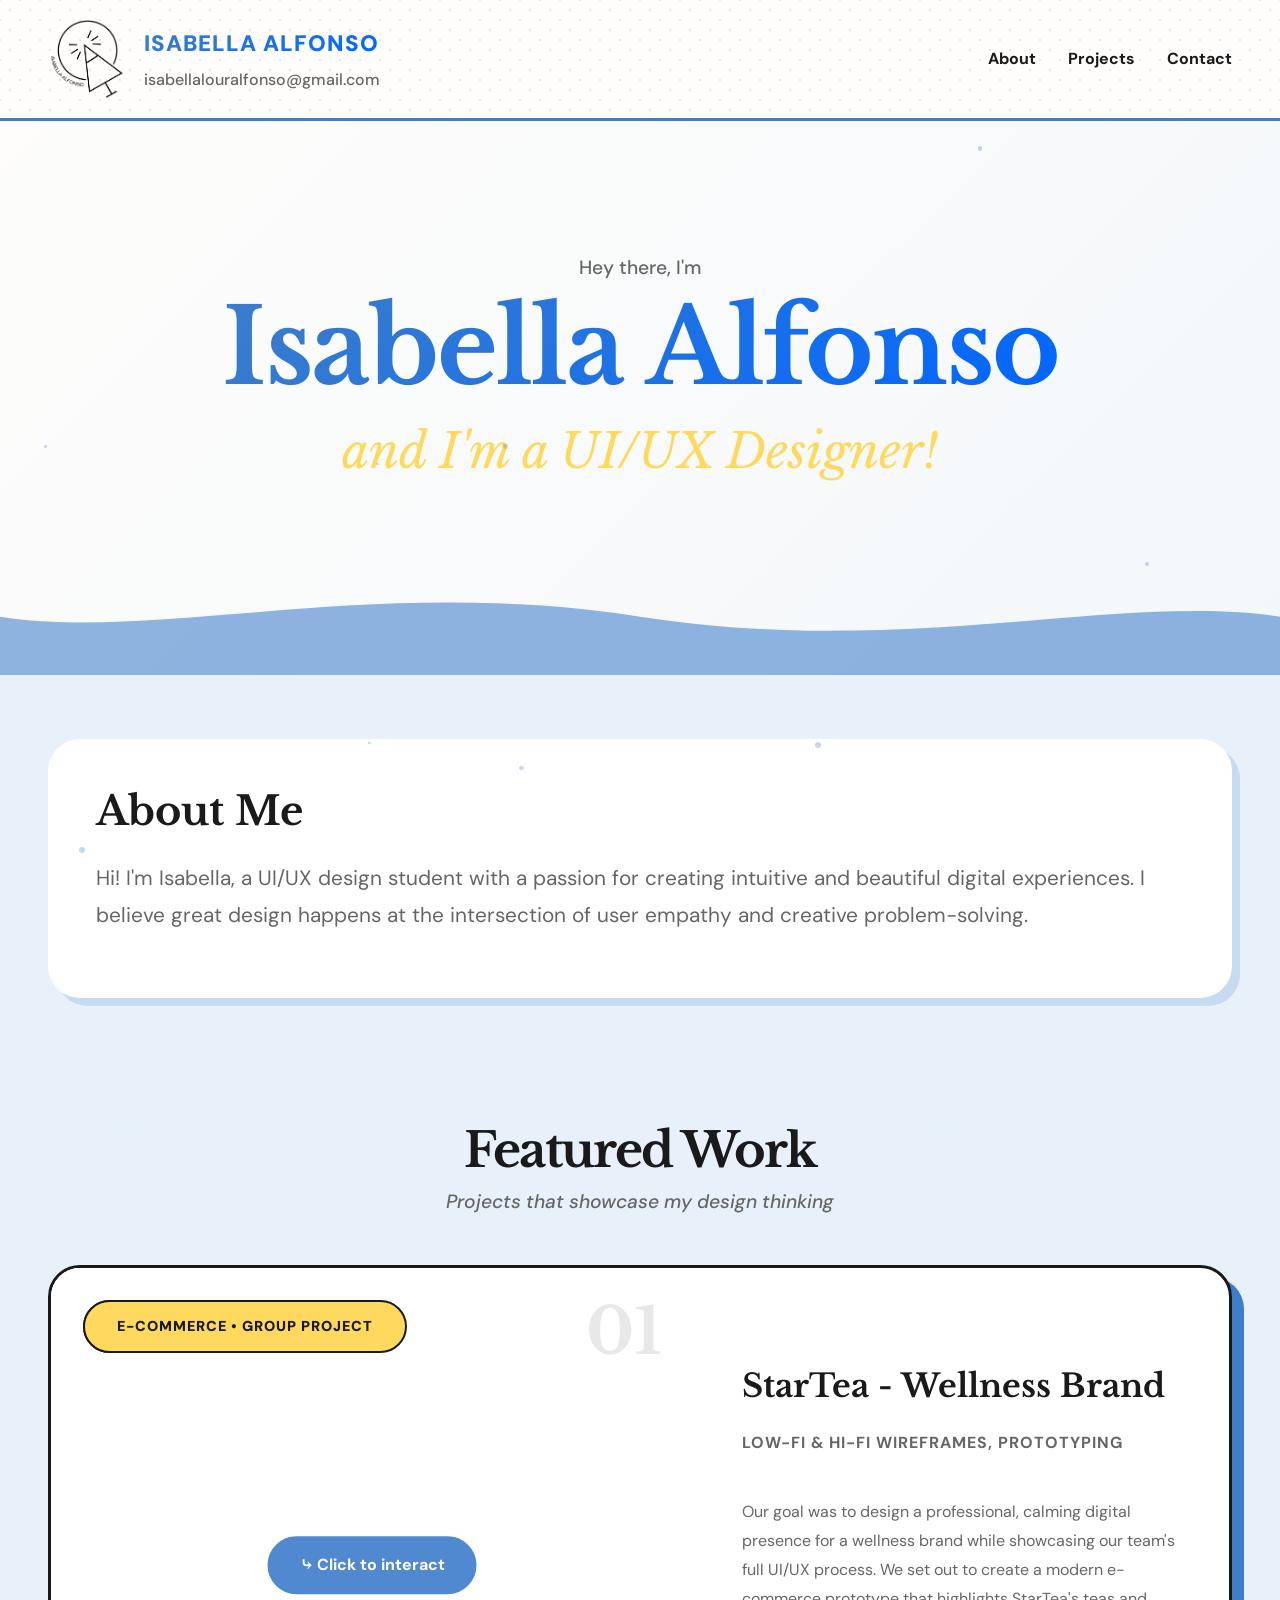
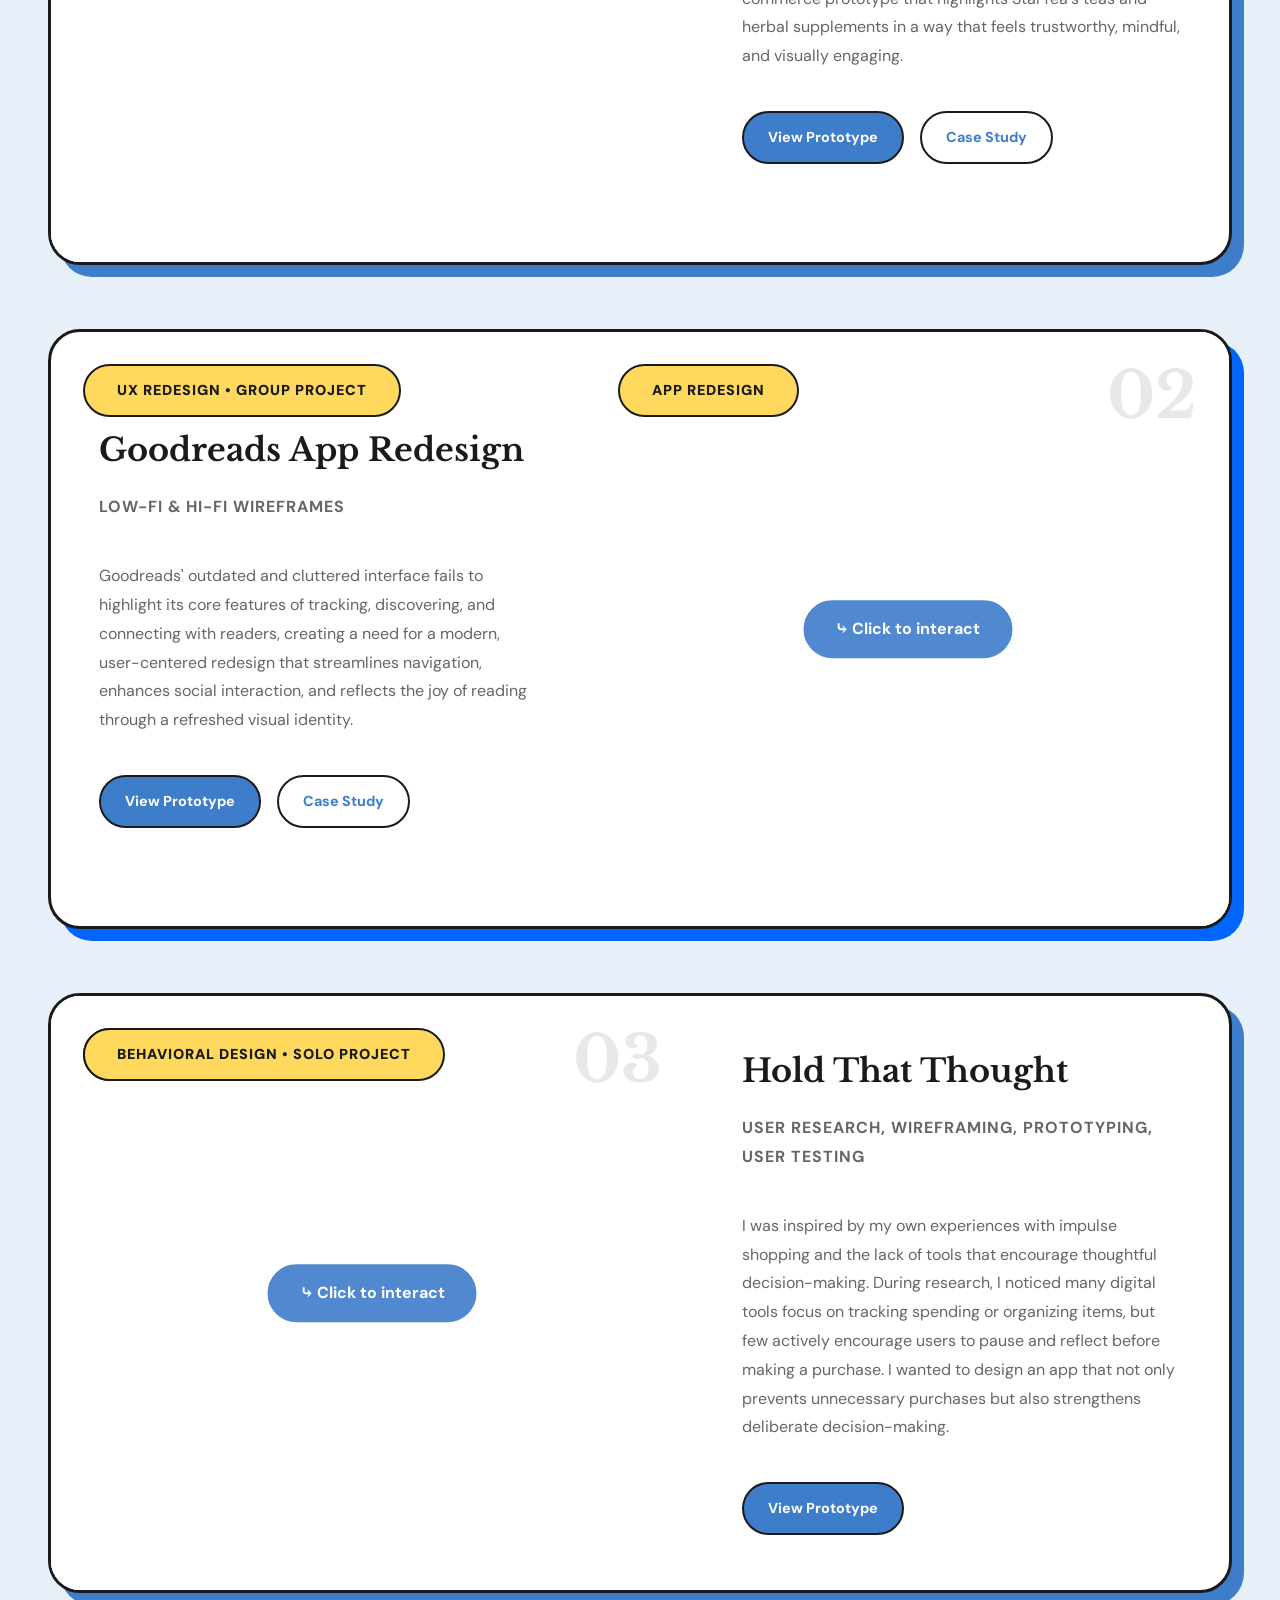
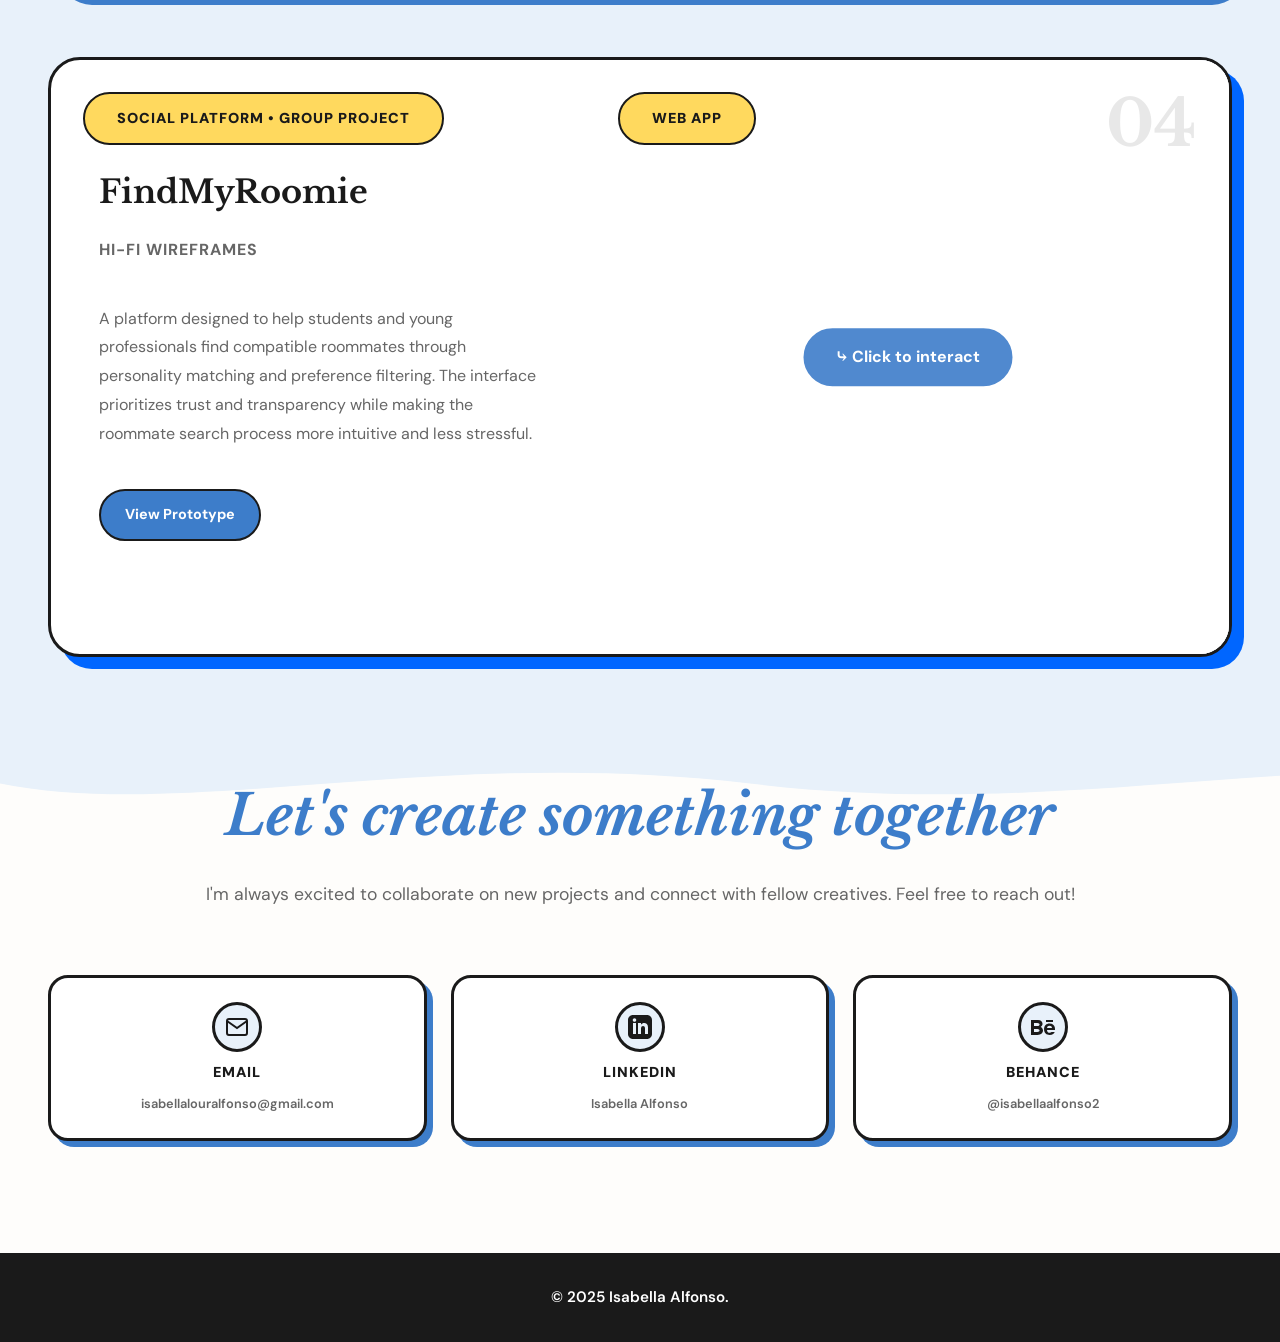
<file: index.html>
<!DOCTYPE html>
<html lang="en">

<head>
    <meta charset="UTF-8">
    <meta name="viewport" content="width=device-width, initial-scale=1.0">
    <title>Isabella Alfonso - UI/UX Designer</title>
    <link rel="preconnect" href="https://fonts.googleapis.com">
    <link rel="preconnect" href="https://fonts.gstatic.com" crossorigin>
    <link
        href="https://fonts.googleapis.com/css2?family=Libre+Baskerville:ital,wght@0,400;0,700;1,400&family=DM+Sans:wght@400;500;600;700&display=swap"
        rel="stylesheet">
    <link rel="stylesheet" href="styles.css">
</head>

<body>
    <nav>
        <div class="container">
            <div class="nav-left">
                <a href="#home" class="logo" aria-label="Isabella Alfonso Logo"></a>
                <div class="nav-info">
                    <span class="name">ISABELLA ALFONSO</span>
                    <div class="nav-contact">
                        <a href="mailto:isabellalouralfonso@gmail.com">isabellalouralfonso@gmail.com</a>
                    </div>
                </div>
            </div>
            <ul>
                <li><a href="#about">About</a></li>
                <li><a href="#projects">Projects</a></li>
                <li><a href="#contact">Contact</a></li>
            </ul>
        </div>
    </nav>

    <section id="home" class="hero">
        <div class="wave-decoration">
            <div class="wave"></div>
            <div class="wave"></div>
        </div>
        <div class="hero-content">
            <p class="small-text">Hey there, I'm</p>
            <h1>Isabella Alfonso</h1>
            <p class="tagline">and I'm a UI/UX Designer!</p>
        </div>
    </section>

    <section id="about" class="about-section">
        <div class="container">
            <div class="about-grid">
                <div class="about-card">
                    <h2>About Me</h2>
                    <p>Hi! I'm Isabella, a UI/UX design student with a passion for creating intuitive and beautiful
                        digital experiences. I believe great design happens at the intersection of user empathy and
                        creative problem-solving.</p>
                </div>
            </div>
        </div>
    </section>

    <section id="projects" class="projects-section">
        <div class="container">
            <div class="section-header">
                <h2 class="section-title">Featured Work</h2>
                <p class="section-subtitle">Projects that showcase my design thinking</p>
            </div>
            <div class="projects-grid">
                <div class="project-card">
                    <div class="project-image">
                        <span class="project-number">01</span>
                        <span class="project-tag">Mobile App</span>
                        <div class="prototype-overlay">
                            <span>⤷ Click to interact</span>
                        </div>
                        <iframe class="project-prototype"
                            src="https://www.figma.com/embed?embed_host=share&url=https://www.figma.com/proto/tesZsdQUWD0p7IYD3rt1K0/StarTea-Prototype?node-id=3464-260&t=DxZt1ldqryKaoIra-1"
                            allowfullscreen>
                        </iframe>
                    </div>
                    <div class="project-content">
                        <span class="project-tag">E-Commerce • Group Project</span>
                        <h3>StarTea - Wellness Brand</h3>
                        <p class="project-role">Low-fi & Hi-fi Wireframes, Prototyping</p>
                        <p>Our goal was to design a professional, calming digital presence for a wellness brand while
                            showcasing our team's full UI/UX process. We set out to create a modern e-commerce prototype
                            that highlights StarTea's teas and herbal supplements in a way that feels trustworthy,
                            mindful, and visually engaging.</p>
                        <div class="project-links">
                            <a href="https://www.figma.com/proto/tesZsdQUWD0p7IYD3rt1K0/StarTea-Prototype?node-id=3464-260&t=DxZt1ldqryKaoIra-1"
                                target="_blank" class="project-link">View Prototype</a>
                            <a href="https://www.behance.net/gallery/235886391/StarTea-Website-Design" target="_blank"
                                class="project-link secondary">Case Study</a>
                        </div>
                    </div>
                </div>

                <div class="project-card">
                    <div class="project-image">
                        <span class="project-number">02</span>
                        <span class="project-tag">App Redesign</span>
                        <div class="prototype-overlay">
                            <span>⤷ Click to interact</span>
                        </div>
                        <iframe class="project-prototype"
                            src="https://www.figma.com/embed?embed_host=share&url=https://www.figma.com/proto/zijQOHebjsT1D1TYrEpR2m/Goodreads-Redesign?node-id=130-280&starting-point-node-id=130%3A280&t=WlkC5fg7L0DICzUb-1"
                            allowfullscreen>
                        </iframe>
                    </div>
                    <div class="project-content">
                        <span class="project-tag">UX Redesign • Group Project</span>
                        <h3>Goodreads App Redesign</h3>
                        <p class="project-role">Low-fi & Hi-fi Wireframes</p>
                        <p>Goodreads' outdated and cluttered interface fails to highlight its core features of tracking,
                            discovering, and connecting with readers, creating a need for a modern, user-centered
                            redesign that streamlines navigation, enhances social interaction, and reflects the joy of
                            reading through a refreshed visual identity.</p>
                        <div class="project-links">
                            <a href="https://www.figma.com/proto/zijQOHebjsT1D1TYrEpR2m/Goodreads-Redesign?node-id=130-280&starting-point-node-id=130%3A280&t=WlkC5fg7L0DICzUb-1"
                                target="_blank" class="project-link">View Prototype</a>
                            <a href="https://www.figma.com/slides/cCjPf2lJn9EnpV3gEkYU5Y/GoodReads-App-Redesign?node-id=1-374&t=bODt1lW8WgYICPfp-1"
                                target="_blank" class="project-link secondary">Case Study</a>
                        </div>
                    </div>
                </div>

                <div class="project-card">
                    <div class="project-image">
                        <span class="project-number">03</span>
                        <span class="project-tag">Mobile App</span>
                        <div class="prototype-overlay">
                            <span>⤷ Click to interact</span>
                        </div>
                        <iframe class="project-prototype"
                            src="https://www.figma.com/embed?embed_host=share&url=https://www.figma.com/proto/msWcVIC5OyRprk8h4pft1J/Untitled?node-id=201-1447&p=f&m=draw&scaling=scale-down&content-scaling=fixed&page-id=201%3A917&starting-point-node-id=201%3A1447&t=2uoMza4y7HdbOIAU-1"
                            allowfullscreen>
                        </iframe>
                    </div>
                    <div class="project-content">
                        <span class="project-tag">Behavioral Design • Solo Project</span>
                        <h3>Hold That Thought</h3>
                        <p class="project-role">User Research, Wireframing, Prototyping, User Testing</p>
                        <p>I was inspired by my own experiences with impulse shopping and the lack of tools that
                            encourage thoughtful decision-making. During research, I noticed many digital tools focus on
                            tracking spending or organizing items, but few actively encourage users to pause and reflect
                            before making a purchase. I wanted to design an app that not only prevents unnecessary
                            purchases but also strengthens deliberate decision-making.</p>
                        <div class="project-links">
                            <a href="https://www.figma.com/proto/msWcVIC5OyRprk8h4pft1J/Untitled?node-id=201-1447&p=f&m=draw&scaling=scale-down&content-scaling=fixed&page-id=201%3A917&starting-point-node-id=201%3A1447&t=2uoMza4y7HdbOIAU-1"
                                target="_blank" class="project-link">View Prototype</a>
                        </div>
                    </div>
                </div>

                <div class="project-card">
                    <div class="project-image">
                        <span class="project-number">04</span>
                        <span class="project-tag">Web App</span>
                        <div class="prototype-overlay">
                            <span>⤷ Click to interact</span>
                        </div>
                        <iframe class="project-prototype"
                            src="https://www.figma.com/embed?embed_host=share&url=https://www.figma.com/proto/Vjy3LSTYUVbEObOqaxyEuz/DIG3124-Group-Project?node-id=1-3&p=f&t=7cQKwUZ6eZ2lU2q5-1&scaling=scale-down&content-scaling=fixed&page-id=0%3A1&starting-point-node-id=1%3A3"
                            allowfullscreen>
                        </iframe>
                    </div>
                    <div class="project-content">
                        <span class="project-tag">Social Platform • Group Project</span>
                        <h3>FindMyRoomie</h3>
                        <p class="project-role">Hi-fi Wireframes</p>
                        <p>A platform designed to help students and young professionals find compatible roommates
                            through personality matching and preference filtering. The interface prioritizes trust and
                            transparency while making the roommate search process more intuitive and less stressful.</p>
                        <div class="project-links">
                            <a href="https://www.figma.com/proto/Vjy3LSTYUVbEObOqaxyEuz/DIG3124-Group-Project?node-id=1-3&p=f&t=7cQKwUZ6eZ2lU2q5-1&scaling=scale-down&content-scaling=fixed&page-id=0%3A1&starting-point-node-id=1%3A3"
                                target="_blank" class="project-link">View Prototype</a>
                        </div>
                    </div>
                </div>
            </div>
        </div>
    </section>

    <section id="contact" class="contact-section">
        <div class="container">
            <div class="contact-wrapper">
                <h2>Let's create something together</h2>
                <p>I'm always excited to collaborate on new projects and connect with fellow creatives. Feel free to
                    reach out!</p>

                <div class="contact-grid">
                    <a href="mailto:isabellalouralfonso@gmail.com" class="contact-card">
                        <div class="contact-icon">
                            <svg viewBox="0 0 24 24" fill="none" stroke="currentColor" stroke-width="2">
                                <path d="M4 4h16c1.1 0 2 .9 2 2v12c0 1.1-.9 2-2 2H4c-1.1 0-2-.9-2-2V6c0-1.1.9-2 2-2z">
                                </path>
                                <polyline points="22,6 12,13 2,6"></polyline>
                            </svg>
                        </div>
                        <span class="contact-label">Email</span>
                        <span class="contact-detail">isabellalouralfonso@gmail.com</span>
                    </a>
                    <a href="https://www.linkedin.com/in/isabella-alfonso-015350304/" target="_blank"
                        class="contact-card">
                        <div class="contact-icon">
                            <svg viewBox="0 0 24 24" fill="currentColor">
                                <path
                                    d="M19 0h-14c-2.761 0-5 2.239-5 5v14c0 2.761 2.239 5 5 5h14c2.762 0 5-2.239 5-5v-14c0-2.761-2.238-5-5-5zm-11 19h-3v-11h3v11zm-1.5-12.268c-.966 0-1.75-.79-1.75-1.764s.784-1.764 1.75-1.764 1.75.79 1.75 1.764-.783 1.764-1.75 1.764zm13.5 12.268h-3v-5.604c0-3.368-4-3.113-4 0v5.604h-3v-11h3v1.765c1.396-2.586 7-2.777 7 2.476v6.759z" />
                            </svg>
                        </div>
                        <span class="contact-label">LinkedIn</span>
                        <span class="contact-detail">Isabella Alfonso</span>
                    </a>
                    <a href="https://www.behance.net/isabellaalfonso2" target="_blank" class="contact-card">
                        <div class="contact-icon">
                            <svg viewBox="0 0 24 24" fill="currentColor">
                                <path
                                    d="M22 7h-7v-2h7v2zm1.726 10c-.442 1.297-2.029 3-5.101 3-3.074 0-5.564-1.729-5.564-5.675 0-3.91 2.325-5.92 5.466-5.92 3.082 0 4.964 1.782 5.375 4.426.078.506.109 1.188.095 2.14h-8.027c.13 3.211 3.483 3.312 4.588 2.029h3.168zm-7.686-4h4.965c-.105-1.547-1.136-2.219-2.477-2.219-1.466 0-2.277.768-2.488 2.219zm-9.574 6.988h-6.466v-14.967h6.953c5.476.081 5.58 5.444 2.72 6.906 3.461 1.26 3.577 8.061-3.207 8.061zm-3.466-8.988h3.584c2.508 0 2.906-3-.312-3h-3.272v3zm3.391 3h-3.391v3.016h3.341c3.055 0 2.868-3.016.05-3.016z" />
                            </svg>
                        </div>
                        <span class="contact-label">Behance</span>
                        <span class="contact-detail">@isabellaalfonso2</span>
                    </a>
                </div>
            </div>
        </div>
    </section>

    <footer>
        <div class="container">
            <p>&copy; 2025 Isabella Alfonso.</p>
        </div>
    </footer>

    <script src="script.js"></script>
</body>

</html>
</file>
<file: styles.css>
* {
    margin: 0;
    padding: 0;
    box-sizing: border-box;
}

:root {
    --primary-blue: #3D7DCA;
    --bright-blue: #0066FF;
    --light-blue: #E8F1FA;
    --accent-yellow: #FFD95E;
    --cream: #FEFDFB;
    --dark: #1a1a1a;
    --gray: #666;
}

html {
    scroll-behavior: smooth;
}

body {
    font-family: 'DM Sans', -apple-system, BlinkMacSystemFont, sans-serif;
    color: var(--dark);
    background-color: var(--cream);
    line-height: 1.6;
    position: relative;
    overflow-x: hidden;
}

.cursor-droplet {
    position: fixed;
    width: 8px;
    height: 8px;
    background: var(--primary-blue);
    border-radius: 50%;
    pointer-events: none;
    z-index: 10000;
    opacity: 0.6;
    animation: droplet-fade 0.8s ease-out forwards;
}

@keyframes droplet-fade {
    to {
        opacity: 0;
        transform: translateY(20px) scale(0.5);
    }
}

body::before {
    content: '';
    position: fixed;
    top: 0;
    left: 0;
    width: 100%;
    height: 100%;
    z-index: -1;
    opacity: 0.4;
    background-image: radial-gradient(circle, var(--primary-blue) 1px, transparent 1px);
    background-size: 40px 40px;
}

body::after {
    content: '';
    position: fixed;
    top: 0;
    left: 0;
    width: 100%;
    height: 100%;
    z-index: -1;
    opacity: 0.03;
    background-image:
        radial-gradient(ellipse at 20% 50%, rgba(61, 125, 202, 0.3) 0%, transparent 50%),
        radial-gradient(ellipse at 80% 50%, rgba(0, 102, 255, 0.3) 0%, transparent 50%);
    background-size: 100% 100%;
    animation: water-flow 20s ease-in-out infinite;
}

@keyframes water-flow {
    0%, 100% {
        background-position: 0% 0%, 100% 100%;
    }
    50% {
        background-position: 100% 100%, 0% 0%;
    }
}

.particle {
    position: fixed;
    background: var(--primary-blue);
    border-radius: 50%;
    pointer-events: none;
    z-index: 1;
    opacity: 0.3;
    animation: particle-drift linear infinite;
}

@keyframes particle-drift {
    0% {
        transform: translateY(0) translateX(0);
    }
    50% {
        transform: translateY(-20px) translateX(10px);
    }
    100% {
        transform: translateY(0) translateX(0);
    }
}

nav {
    position: fixed;
    top: 0;
    width: 100%;
    background: rgba(254, 253, 251, 0.98);
    background-image: 
        radial-gradient(circle, rgba(61, 125, 202, 0.15) 1px, transparent 1px),
        radial-gradient(circle, rgba(61, 125, 202, 0.15) 1px, transparent 1px);
    background-size: 20px 20px;
    background-position: 0 0, 10px 10px;
    backdrop-filter: blur(10px);
    z-index: 1000;
    padding: 1.2rem 0;
    border-bottom: 3px solid var(--primary-blue);
}

nav .container {
    max-width: 1600px;
    margin: 0 auto;
    padding: 0 3rem;
    display: flex;
    justify-content: space-between;
    align-items: center;
}

.nav-left {
    display: flex;
    align-items: center;
    gap: 1rem;
}

nav .logo {
    display: block;
    width: 80px;
    height: 80px;
    background-image: url('IALogo.png');
    background-size: contain;
    background-repeat: no-repeat;
    background-position: center;
    flex-shrink: 0;
}

.nav-info {
    display: flex;
    flex-direction: column;
    gap: 0.3rem;
}

.nav-info .name {
    font-size: 1.4rem;
    font-weight: 900;
    color: var(--dark);
    letter-spacing: 1px;
    background: linear-gradient(135deg, var(--primary-blue), var(--bright-blue));
    -webkit-background-clip: text;
    -webkit-text-fill-color: transparent;
    background-clip: text;
}

nav ul {
    list-style: none;
    display: flex;
    gap: 2rem;
}

nav a {
    text-decoration: none;
    color: var(--dark);
    font-weight: 700;
    font-size: 1rem;
    transition: color 0.3s ease;
}

nav ul a:hover {
    color: var(--primary-blue);
}

.nav-contact {
    display: flex;
    align-items: center;
    gap: 1rem;
    font-size: 0.8rem;
    color: var(--gray);
}

.nav-contact a {
    color: var(--gray);
    text-decoration: none;
    font-weight: 500;
    transition: color 0.3s ease;
}

.nav-contact a:hover {
    color: var(--accent-yellow);
}

.container {
    max-width: 1600px;
    margin: 0 auto;
    padding: 0 3rem;
}

.hero {
    min-height: 75vh;
    display: flex;
    align-items: center;
    padding: 8rem 3rem 3rem;
    position: relative;
    background: linear-gradient(135deg, var(--cream) 0%, var(--light-blue) 50%, var(--cream) 100%);
    background-size: 400% 400%;
    animation: gradient-flow 20s ease infinite;
}

@keyframes gradient-flow {
    0%, 100% {
        background-position: 0% 50%;
    }
    50% {
        background-position: 100% 50%;
    }
}

.wave-decoration {
    position: absolute;
    bottom: 0;
    left: 0;
    width: 100%;
    height: 100px;
    overflow: hidden;
}

.wave {
    opacity: 0.15;
}

.wave {
    position: absolute;
    bottom: 0;
    left: 0;
    width: 200%;
    height: 100%;
    background: url("data:image/svg+xml,%3Csvg xmlns='http://www.w3.org/2000/svg' viewBox='0 0 1200 120' preserveAspectRatio='none'%3E%3Cpath d='M0,50 C150,80 350,0 600,50 C850,100 1050,20 1200,50 L1200,120 L0,120 Z' fill='%233D7DCA'/%3E%3C/svg%3E");
    background-repeat: repeat-x;
    background-size: 50% 100%;
    animation: wave 20s linear infinite;
}

.wave:nth-child(2) {
    opacity: 0.5;
    animation: wave 25s linear infinite reverse;
}

@keyframes wave {
    0% {
        transform: translateX(0);
    }
    100% {
        transform: translateX(-50%);
    }
}

.hero-content {
    max-width: 1200px;
    margin: 0 auto;
    text-align: center;
}

.hero-content .small-text {
    font-size: 1.2rem;
    color: var(--gray);
    margin-bottom: 0.8rem;
    font-weight: 500;
}

.hero-content h1 {
    font-family: 'Libre Baskerville', serif;
    font-size: clamp(3rem, 10vw, 6.5rem);
    line-height: 1;
    margin-bottom: 0.8rem;
    font-weight: 700;
    letter-spacing: -2px;
    background: linear-gradient(135deg, var(--primary-blue), var(--bright-blue));
    -webkit-background-clip: text;
    -webkit-text-fill-color: transparent;
    background-clip: text;
}

.hero-content .tagline {
    font-family: 'Libre Baskerville', serif;
    font-size: clamp(1.8rem, 4vw, 3rem);
    color: var(--accent-yellow);
    margin-bottom: 0.8rem;
    font-style: italic;
    font-weight: 400;
}

.about-section {
    padding: 4rem 0;
    background: var(--light-blue);
    position: relative;
    overflow: hidden;
}

.about-grid {
    display: grid;
    grid-template-columns: 1fr;
    gap: 2rem;
    max-width: 1600px;
    margin: 0 auto;
}

.about-card {
    background: white;
    padding: 3rem;
    border-radius: 32px;
    box-shadow: 8px 8px 0 rgba(61, 125, 202, 0.2);
}

.about-card h2 {
    font-family: 'Libre Baskerville', serif;
    font-size: 2.5rem;
    margin-bottom: 1.5rem;
    color: var(--dark);
    line-height: 1.2;
}

.about-card p {
    font-size: 1.3rem;
    line-height: 1.8;
    color: var(--gray);
    margin-bottom: 1rem;
}

.projects-section {
    padding: 4rem 0;
    background: var(--light-blue);
    position: relative;
    overflow: hidden;
}

.projects-section::before {
    content: '';
    position: absolute;
    top: 0;
    left: 0;
    right: 0;
    height: 150px;
    background: url("data:image/svg+xml,%3Csvg xmlns='http://www.w3.org/2000/svg' viewBox='0 0 1200 120'%3E%3Cpath d='M0,50 C150,80 350,20 600,50 C850,80 1050,20 1200,50 L1200,0 L0,0 Z' fill='%23E8F1FA'/%3E%3C/svg%3E");
    background-size: cover;
}

.section-header {
    text-align: center;
    margin-bottom: 3rem;
}

.section-title {
    font-family: 'Libre Baskerville', serif;
    font-size: clamp(2rem, 4vw, 3rem);
    color: var(--dark);
    font-weight: 700;
    margin-bottom: 0.8rem;
    line-height: 1;
    letter-spacing: -2px;
    background: linear-gradient(135deg, var(--dark) 0%, var(--dark) 50%, var(--primary-blue) 50%, var(--dark) 51%, var(--dark) 100%);
    background-size: 200% 100%;
    -webkit-background-clip: text;
    -webkit-text-fill-color: transparent;
    background-clip: text;
    animation: liquid-shimmer 4s ease-in-out infinite;
}

@keyframes liquid-shimmer {
    0%, 100% {
        background-position: 0% 0%;
    }
    50% {
        background-position: 100% 0%;
    }
}

.section-subtitle {
    font-size: 1.2rem;
    color: var(--gray);
    font-style: italic;
    font-weight: 500;
}

.projects-grid {
    display: flex;
    flex-direction: column;
    gap: 4rem;
    max-width: 1400px;
    margin: 0 auto;
}

.project-card {
    background: white;
    border-radius: 32px;
    overflow: hidden;
    transition: all 0.4s ease;
    border: 3px solid var(--dark);
    position: relative;
    display: grid;
    grid-template-columns: 1.2fr 1fr;
    min-height: 600px;
    box-shadow: 12px 12px 0 var(--primary-blue);
}

.project-card:nth-child(even) {
    grid-template-columns: 1fr 1.2fr;
    box-shadow: 12px 12px 0 var(--bright-blue);
}

.project-card:nth-child(even) .project-content {
    order: -1;
}

.project-card:hover {
    transform: translate(-6px, -6px);
    box-shadow: 18px 18px 0 var(--accent-yellow);
}

.project-image {
    width: 100%;
    height: 100%;
    background: var(--light-blue);
    position: relative;
    display: flex;
    align-items: center;
    justify-content: center;
    overflow: hidden;
}

.project-prototype {
    width: 100%;
    height: 100%;
    border: none;
    background: white;
}

.prototype-overlay {
    position: absolute;
    top: 50%;
    left: 50%;
    transform: translate(-50%, -50%);
    background: rgba(61, 125, 202, 0.9);
    color: white;
    padding: 1rem 2rem;
    border-radius: 50px;
    font-weight: 700;
    font-size: 1rem;
    pointer-events: none;
    opacity: 1;
    transition: opacity 0.3s ease;
    z-index: 10;
    border: 2px solid white;
    display: flex;
    align-items: center;
    gap: 0.5rem;
}

.project-card:hover .prototype-overlay {
    opacity: 0;
}

.project-number {
    position: absolute;
    top: 2rem;
    right: 2rem;
    font-family: 'Libre Baskerville', serif;
    font-size: 4rem;
    color: rgba(26, 26, 26, 0.1);
    font-weight: 700;
    line-height: 1;
    z-index: 5;
}

.project-tag {
    position: absolute;
    top: 2rem;
    left: 2rem;
    background: var(--accent-yellow);
    padding: 0.8rem 2rem;
    border-radius: 50px;
    font-weight: 900;
    font-size: 0.9rem;
    color: var(--dark);
    border: 2px solid var(--dark);
    text-transform: uppercase;
    letter-spacing: 1px;
}

.project-content {
    padding: 3rem;
    display: flex;
    flex-direction: column;
    justify-content: center;
    gap: 1rem;
}

.project-content h3 {
    font-family: 'Libre Baskerville', serif;
    font-size: 2rem;
    margin-bottom: 0.5rem;
    color: var(--dark);
    line-height: 1.2;
}

.project-role {
    font-size: 0.9rem;
    color: var(--primary-blue);
    font-weight: 700;
    text-transform: uppercase;
    letter-spacing: 1px;
    margin-bottom: 1rem;
}

.project-content p {
    color: var(--gray);
    line-height: 1.8;
    font-size: 1rem;
    margin-bottom: 1.5rem;
}

.project-links {
    display: flex;
    gap: 1rem;
    flex-wrap: wrap;
}

.project-link {
    padding: 0.8rem 1.5rem;
    background: var(--primary-blue);
    color: white;
    text-decoration: none;
    border-radius: 50px;
    font-weight: 700;
    font-size: 0.9rem;
    border: 2px solid var(--dark);
    transition: all 0.3s ease;
    display: inline-block;
}

.project-link:hover {
    background: var(--accent-yellow);
    color: var(--dark);
    transform: translateY(-2px);
}

.project-link.secondary {
    background: white;
    color: var(--primary-blue);
}

.project-link.secondary:hover {
    background: var(--accent-yellow);
    color: var(--dark);
}

.contact-section {
    padding: 4rem 0;
    background: var(--cream);
    position: relative;
    overflow: hidden;
}

.contact-section::before {
    content: '';
    position: absolute;
    top: 0;
    left: 0;
    right: 0;
    height: 150px;
    background: url("data:image/svg+xml,%3Csvg xmlns='http://www.w3.org/2000/svg' viewBox='0 0 1200 120'%3E%3Cpath d='M0,50 C150,80 350,20 600,50 C850,80 1050,20 1200,50 L1200,0 L0,0 Z' fill='%23E8F1FA'/%3E%3C/svg%3E");
    background-size: cover;
}

.contact-wrapper {
    max-width: 1400px;
    margin: 0 auto;
    text-align: center;
}

.contact-wrapper h2 {
    font-family: 'Libre Baskerville', serif;
    font-size: clamp(2rem, 5vw, 3.5rem);
    color: var(--primary-blue);
    margin-bottom: 2rem;
    font-style: italic;
    line-height: 1.1;
}

.contact-wrapper>p {
    font-size: 1.1rem;
    color: var(--gray);
    margin-bottom: 4rem;
    line-height: 1.8;
}

.contact-grid {
    display: grid;
    grid-template-columns: repeat(3, 1fr);
    gap: 1.5rem;
    margin-bottom: 3rem;
}

.contact-card {
    background: white;
    padding: 1.5rem 1rem;
    border-radius: 20px;
    text-decoration: none;
    color: var(--dark);
    transition: all 0.3s ease;
    border: 3px solid var(--dark);
    display: flex;
    flex-direction: column;
    align-items: center;
    gap: 0.6rem;
    box-shadow: 6px 6px 0 var(--primary-blue);
}

.contact-card:hover {
    transform: translate(-3px, -3px);
    box-shadow: 9px 9px 0 var(--accent-yellow);
}

.contact-icon {
    width: 50px;
    height: 50px;
    background: var(--light-blue);
    border-radius: 50%;
    display: flex;
    align-items: center;
    justify-content: center;
    border: 3px solid var(--dark);
}

.contact-icon svg {
    width: 24px;
    height: 24px;
}

.contact-label {
    font-weight: 900;
    font-size: 0.9rem;
    text-transform: uppercase;
    letter-spacing: 1px;
}

.contact-detail {
    font-size: 0.8rem;
    color: var(--gray);
    font-weight: 600;
    word-break: break-word;
}

footer {
    background: var(--dark);
    color: white;
    padding: 2rem 3rem;
    text-align: center;
}

footer p {
    font-size: 0.95rem;
    font-weight: 600;
}

@media (max-width: 1200px) {
    .project-card {
        grid-template-columns: 1fr !important;
        min-height: auto;
    }

    .project-card:nth-child(even) .project-content {
        order: 0;
    }

    .project-image {
        min-height: 400px;
    }
    
    .about-card {
        padding: 2rem;
    }
    
    .about-card h2 {
        font-size: 2rem;
    }
    
    .about-card p {
        font-size: 1.1rem;
    }
}

@media (max-width: 768px) {
    nav {
        padding: 0.8rem 0;
    }

    nav .container {
        padding: 0 1.5rem;
        flex-direction: column;
        gap: 0.75rem;
        align-items: center;
    }

    .nav-left {
        flex-direction: row;
        align-items: center;
        text-align: center;
        gap: 0.75rem;
        justify-content: center;
        width: 100%;
    }

    .nav-info {
        align-items: flex-start;
    }

    .nav-info .name {
        font-size: 1rem;
        font-weight: 900;
    }

    .nav-contact {
        font-size: 0.7rem;
    }

    nav ul {
        gap: 1.5rem;
        font-size: 0.9rem;
        width: 100%;
        justify-content: center;
    }

    nav .logo {
        width: 50px;
        height: 50px;
    }

    .container {
        padding: 0 1.5rem;
    }

    .hero {
        padding: 9rem 1.5rem 3rem;
    }

    .contact-grid {
        grid-template-columns: 1fr;
    }
    
    .about-card {
        padding: 1.5rem;
    }
    
    .about-card h2 {
        font-size: 1.8rem;
    }
    
    .about-card p {
        font-size: 1rem;
    }
    
    .project-content {
        padding: 2rem;
    }
    
    .project-content h3 {
        font-size: 1.5rem;
    }
    
    .project-content p {
        font-size: 0.95rem;
    }
    
    .contact-wrapper h2 {
        font-size: 1.8rem;
    }
    
    .contact-wrapper > p {
        font-size: 1rem;
    }
    
    /* Fix for section title cutoff */
    .projects-section {
        padding-top: 6rem;
    }
    
    .contact-section {
        padding-top: 6rem;
    }
}

@media (max-width: 480px) {
    nav {
        padding: 0.7rem 0;
    }
    
    nav .container {
        padding: 0 1rem;
        gap: 0.6rem;
    }
    
    .nav-left {
        gap: 0.6rem;
    }
    
    nav .logo {
        width: 45px;
        height: 45px;
    }
    
    .nav-info .name {
        font-size: 0.9rem;
    }
    
    .nav-contact {
        font-size: 0.65rem;
    }
    
    nav ul {
        gap: 1.2rem;
        font-size: 0.85rem;
    }
    
    .hero {
        padding: 8rem 1rem 2rem;
    }
    
    .hero-content .small-text {
        font-size: 1rem;
    }
    
    .hero-content .tagline {
        font-size: 1.5rem;
    }
    
    .about-card {
        padding: 1.25rem;
        border-radius: 20px;
    }
    
    .about-card h2 {
        font-size: 1.5rem;
        margin-bottom: 1rem;
    }
    
    .about-card p {
        font-size: 0.95rem;
    }
    
    .section-title {
        font-size: 1.75rem;
    }
    
    .section-subtitle {
        font-size: 1rem;
    }
    
    .project-card {
        border-radius: 24px;
    }
    
    .project-content {
        padding: 1.5rem;
    }
    
    .project-content h3 {
        font-size: 1.3rem;
    }
    
    .project-tag {
        padding: 0.6rem 1.5rem;
        font-size: 0.75rem;
    }
    
    .project-number {
        font-size: 3rem;
        top: 1rem;
        right: 1rem;
    }
    
    .contact-card {
        padding: 1.25rem 0.75rem;
    }
    
    .contact-icon {
        width: 40px;
        height: 40px;
    }
    
    .contact-label {
        font-size: 0.8rem;
    }
    
    .contact-detail {
        font-size: 0.75rem;
    }
    
    footer {
        padding: 1.5rem 1rem;
    }
    
    footer p {
        font-size: 0.85rem;
    }
    
    /* Extra padding for section titles on very small screens */
    .projects-section {
        padding-top: 7rem;
    }
    
    .contact-section {
        padding-top: 7rem;
    }
}
</file>
